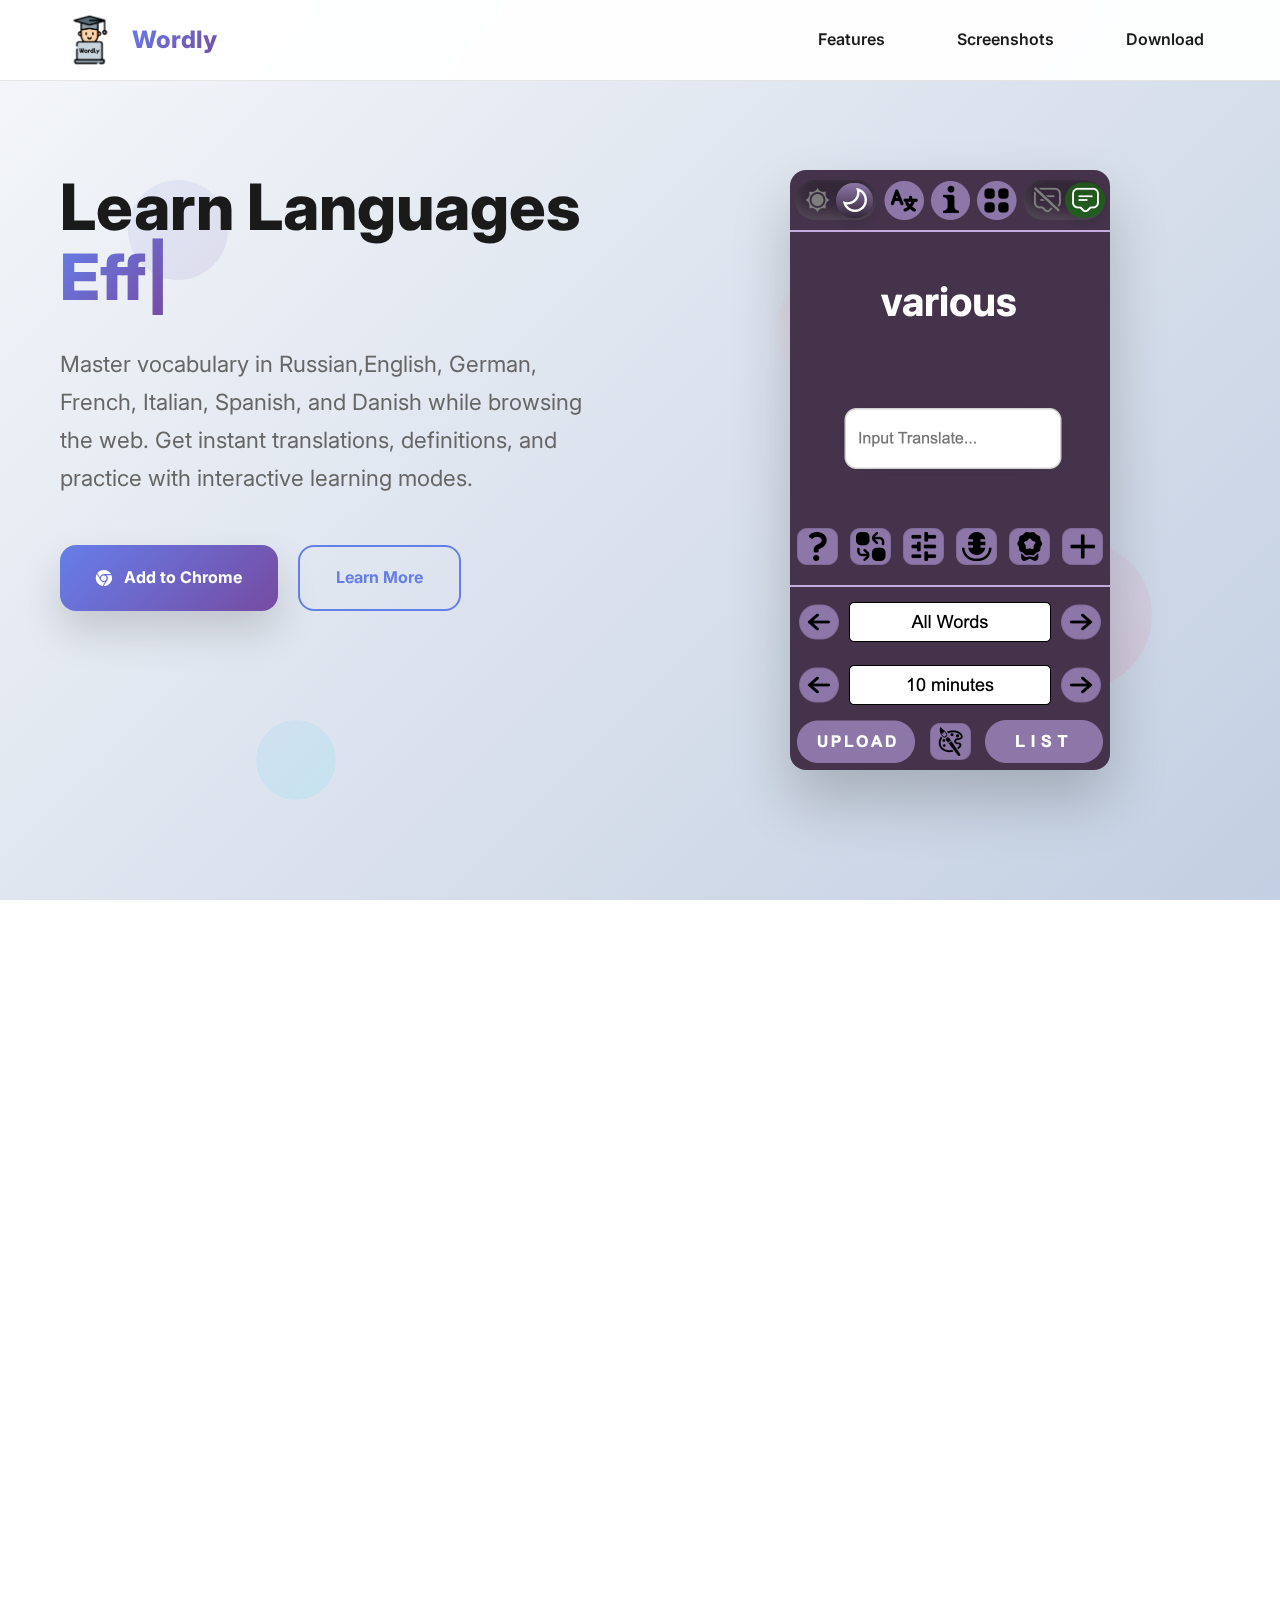
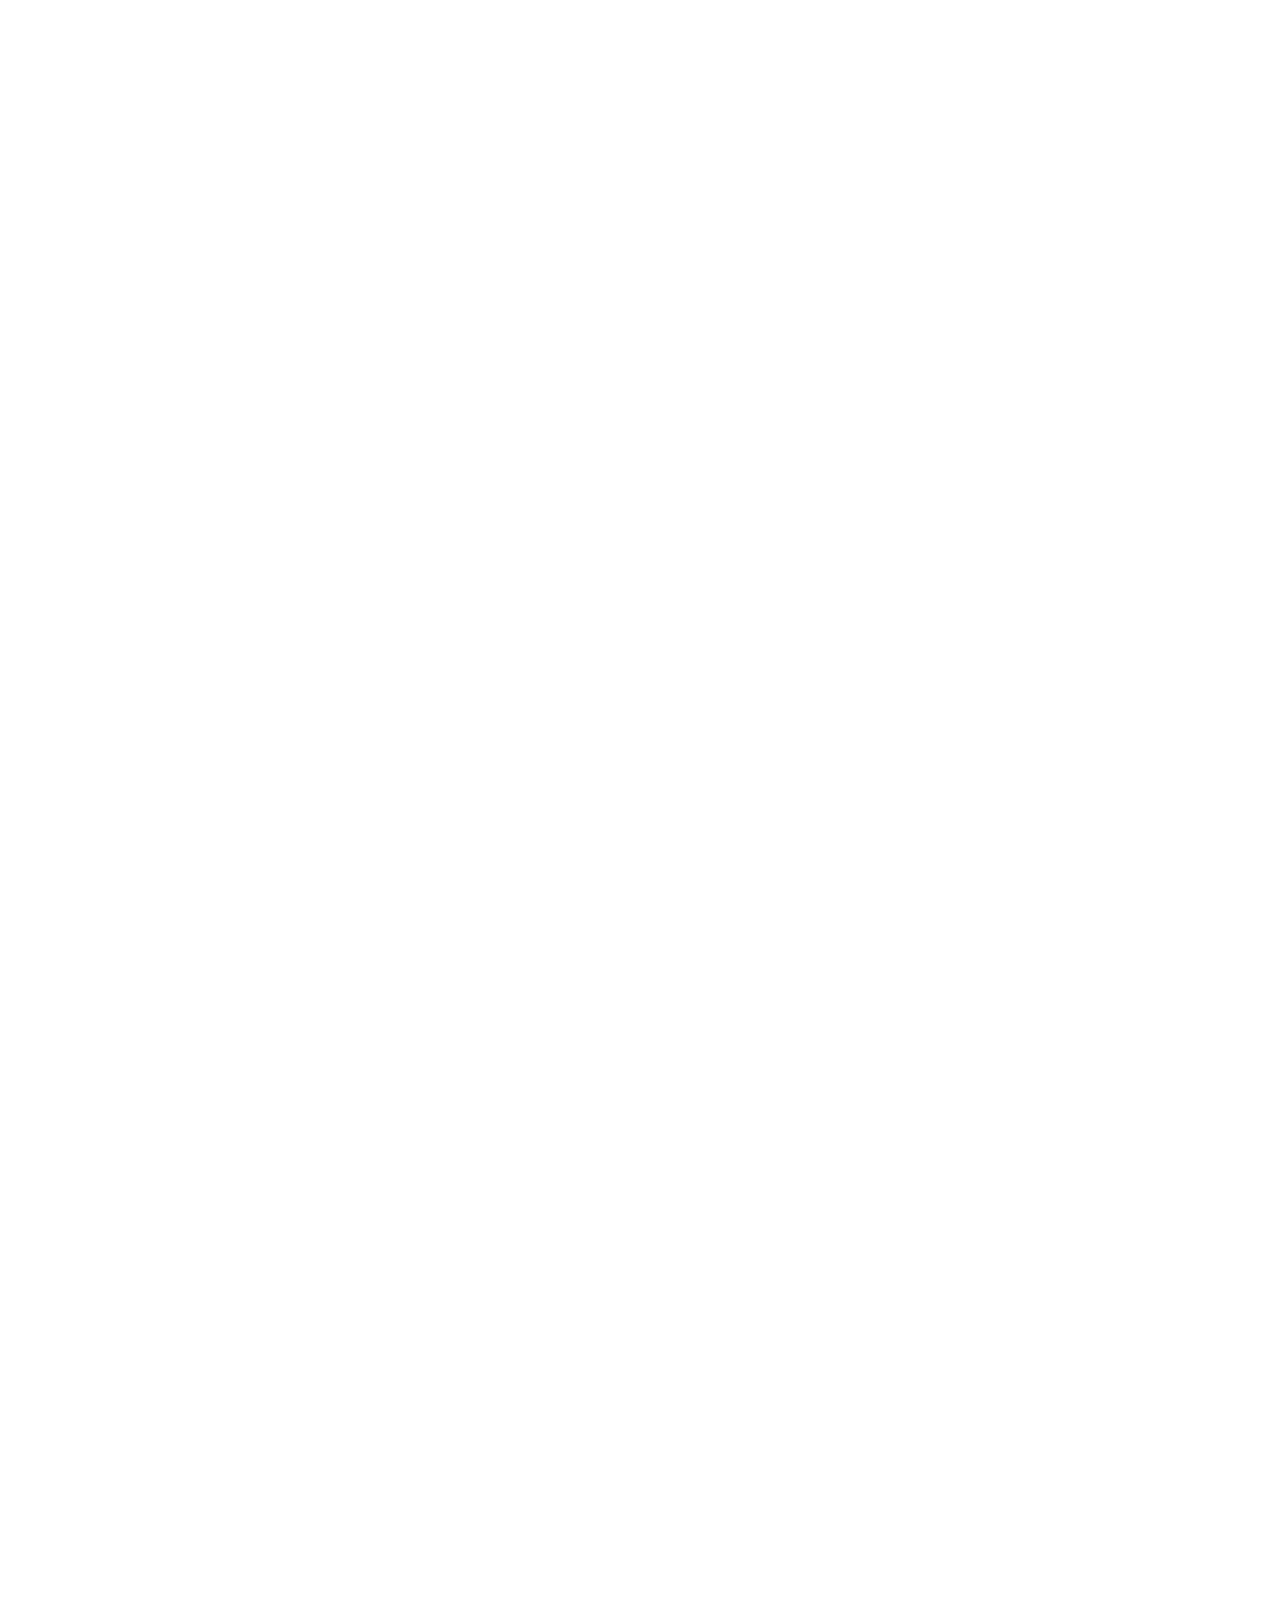
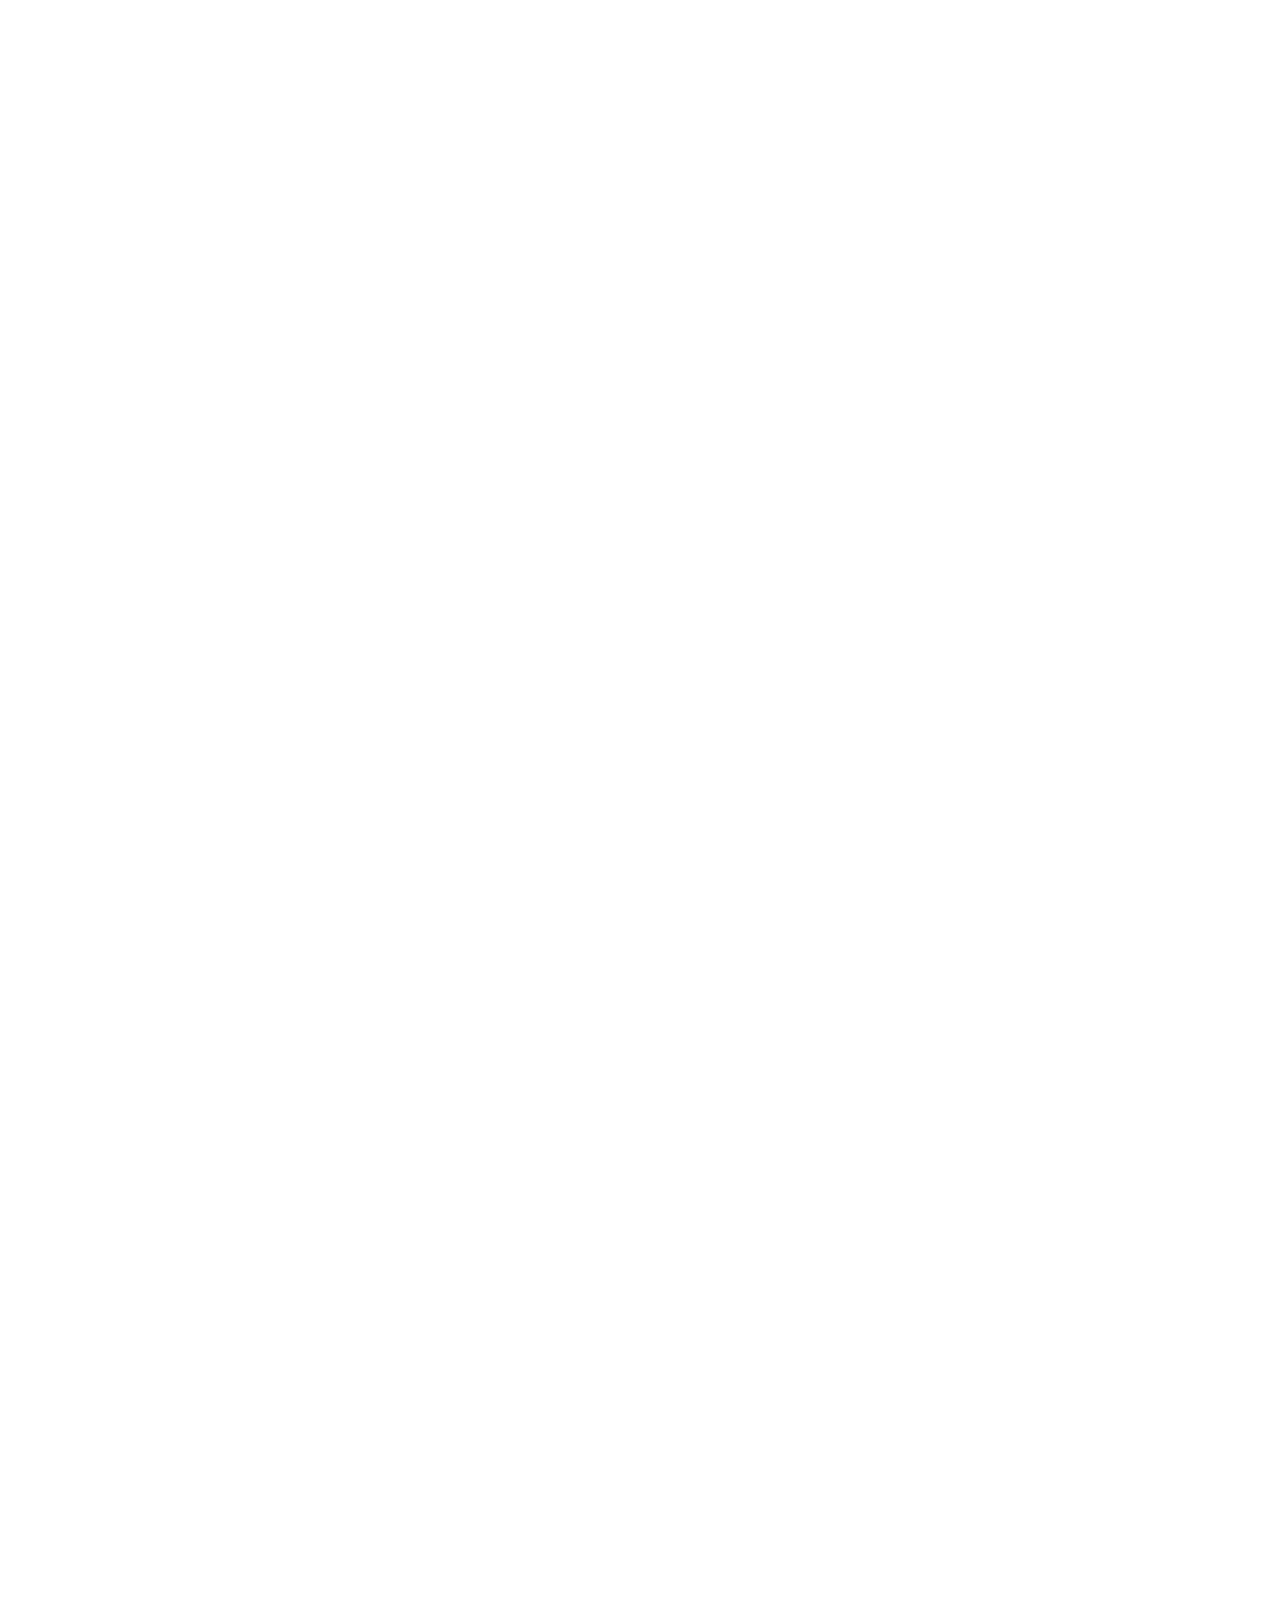
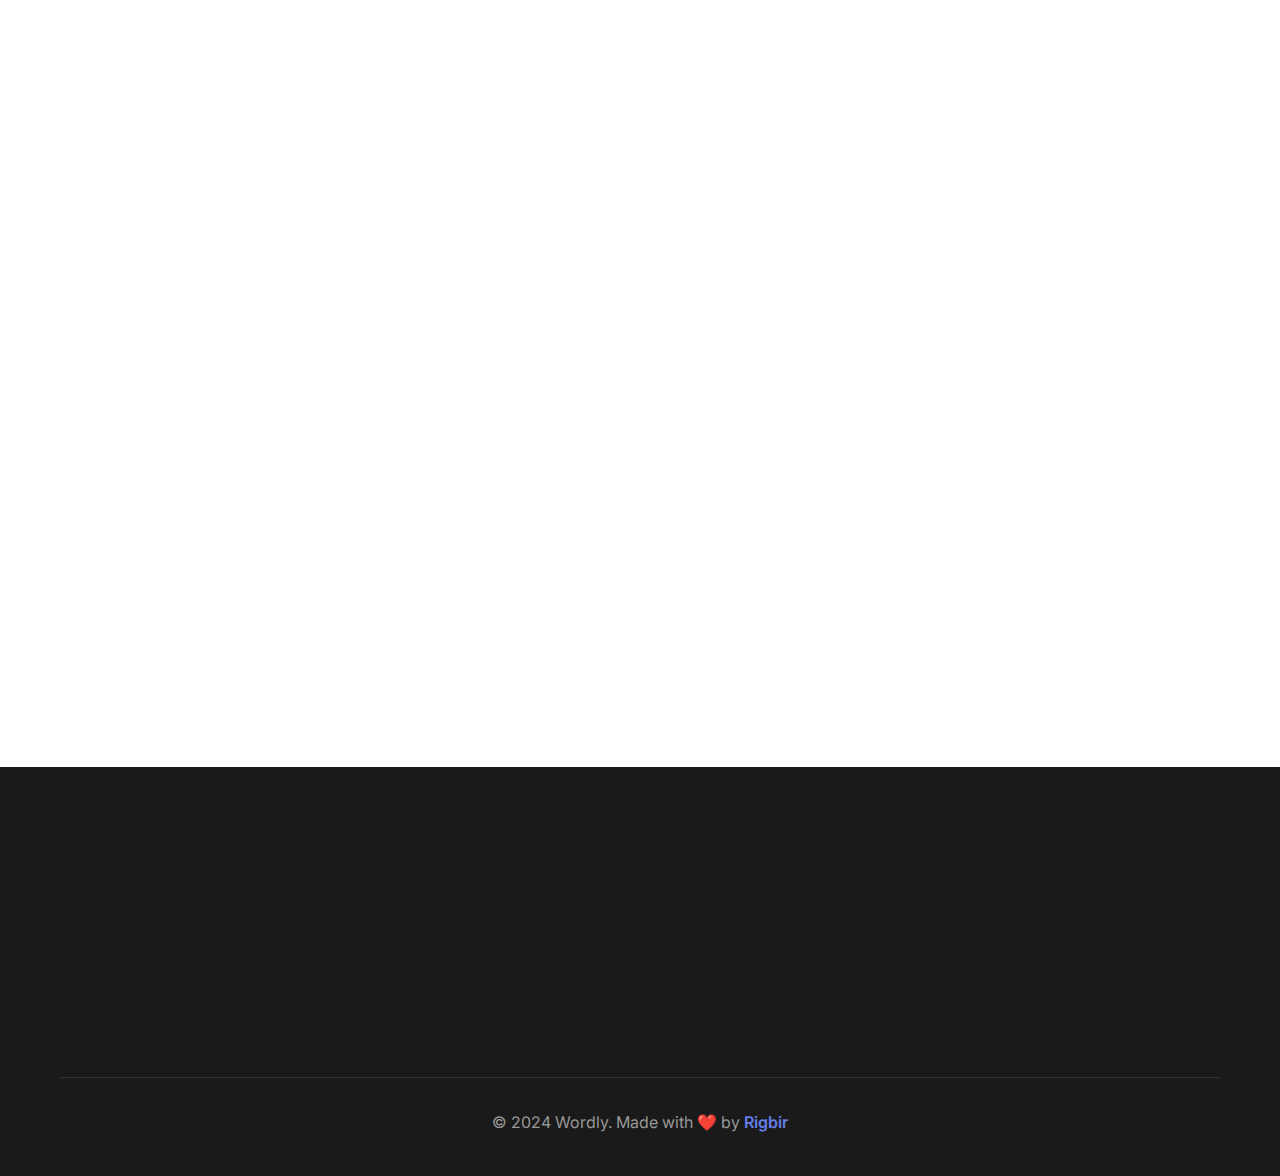
<file: LandingPage/index.html>
<!DOCTYPE html>
<html lang="en">
<head>
    <meta charset="UTF-8">
    <meta name="viewport" content="width=device-width, initial-scale=1.0">
    <title>Wordly - Learn Languages While Browsing</title>
    <link rel="stylesheet" href="style.css">
    <style>
        /* Align selection color with the rest of the site (blue highlight) */
        ::selection { background:#3b82f6; color:#fff; }
        ::-moz-selection { background:#3b82f6; color:#fff; }
    </style>
    <link href="https://fonts.googleapis.com/css2?family=Inter:wght@300;400;500;600;700;800&display=swap" rel="stylesheet">
    <link rel="stylesheet" href="https://cdnjs.cloudflare.com/ajax/libs/font-awesome/6.4.0/css/all.min.css">
    <link rel="stylesheet" href="https://unpkg.com/aos@2.3.1/dist/aos.css">
</head>
<body>
    <!-- Navigation -->
    <nav class="navbar" data-aos="fade-down" data-aos-duration="1000">
        <div class="nav-container">
            <div class="nav-logo">
                <img src="imageLanding/fav.png" alt="Wordly" class="logo-img">
                <span class="logo-text">Wordly</span>
            </div>
            <div class="nav-links">
                <a href="#features" class="nav-link">Features</a>
                <a href="#screenshots" class="nav-link">Screenshots</a>
                <a href="#download" class="nav-link">Download</a>
            </div>
            <div class="nav-toggle">
                <span></span>
                <span></span>
                <span></span>
            </div>
        </div>
    </nav>

    <!-- Hero Section -->
    <section class="hero">
        <div class="hero-bg">
            <div class="floating-shapes">
                <div class="shape shape-1"></div>
                <div class="shape shape-2"></div>
                <div class="shape shape-3"></div>
                <div class="shape shape-4"></div>
                <div class="shape shape-5"></div>
            </div>
        </div>
        <div class="hero-container">
            <div class="hero-content" data-aos="fade-right" data-aos-duration="1200">
                <h1 class="hero-title">
                    Learn Languages<br>
                    <span class="gradient-text typing-text"></span>
                </h1>
                <p class="hero-subtitle" data-aos="fade-up" data-aos-delay="300">
                    Master vocabulary in Russian,English, German, French, Italian, Spanish, and Danish while browsing the web. 
                    Get instant translations, definitions, and practice with interactive learning modes.
                </p>
                <div class="hero-buttons" data-aos="fade-up" data-aos-delay="600">
                    <a href="#download" class="btn btn-primary btn-glow">
                        <i class="fab fa-chrome"></i>
                        <span>Add to Chrome</span>
                        <div class="btn-particles"></div>
                    </a>
                    <a href="#features" class="btn btn-secondary btn-outline">
                        <span>Learn More</span>
                        <div class="btn-border"></div>
                    </a>
                </div>
                <div class="hero-stats" data-aos="fade-up" data-aos-delay="900" style="cursor: default;">
                    <div class="stat">
                        <span class="stat-number">7</span>
                        <span class="stat-label">Languages</span>
                    </div>
                    <div class="stat">
                        <span class="stat-number">∞</span>
                        <span class="stat-label">Words to Learn</span>
                    </div>
                    <div class="stat">
                        <span class="stat-number">100%</span>
                        <span class="stat-label">Free</span>
                    </div>
                </div>
            </div>
            <div class="hero-image" data-aos="fade-left" data-aos-duration="1200">
                <div class="hero-screenshot">
                    <img src="imageLanding/top.png" alt="Extension Interface" class="main-screenshot">
                </div>
            </div>
        </div>
    </section>

    <!-- Features Section -->
    <section id="features" class="features">
        <div class="container">
            <div class="section-header" data-aos="fade-up">
                <h2>Why Choose Wordly?</h2>
                <p>Everything you need to learn languages effectively</p>
                <div class="header-decoration">
                    <div class="decoration-line"></div>
                    <div class="decoration-dot"></div>
                    <div class="decoration-line"></div>
                </div>
            </div>
            <div class="features-grid">
                <div class="feature-card" data-aos="zoom-in" data-aos-delay="100">
                    <div class="feature-icon">
                        <i class="fas fa-brain"></i>
                    </div>
                    <h3>Smart Learning</h3>
                    <p>Adaptive repetition system that helps you remember words through intelligent scheduling.</p>
                </div>
                <div class="feature-card" data-aos="zoom-in" data-aos-delay="200">
                    <div class="feature-icon">
                        <i class="fas fa-palette"></i>
                    </div>
                    <h3>Beautiful Themes</h3>
                    <p>Choose from multiple themes to match your style and make learning more enjoyable.</p>
                </div>
                <div class="feature-card" data-aos="zoom-in" data-aos-delay="300">
                    <div class="feature-icon">
                        <i class="fas fa-gamepad"></i>
                    </div>
                    <h3>6 Learning Modes</h3>
                    <p>From phonetic practice to time challenges, find the perfect way to learn any language.</p>
                </div>
                <div class="feature-card" data-aos="zoom-in" data-aos-delay="400">
                    <div class="feature-icon">
                        <i class="fas fa-volume-up"></i>
                    </div>
                    <h3>Audio Support</h3>
                    <p>Listen to correct pronunciations and practice your speaking skills.</p>
                </div>
                <div class="feature-card" data-aos="zoom-in" data-aos-delay="500">
                    <div class="feature-icon">
                        <i class="fas fa-bell"></i>
                    </div>
                    <h3>Smart Notifications</h3>
                    <p>Get reminded to practice at your preferred times without interrupting your workflow.</p>
                </div>
                <div class="feature-card" data-aos="zoom-in" data-aos-delay="600">
                    <div class="feature-icon">
                        <i class="fas fa-chart-line"></i>
                    </div>
                    <h3>Progress Tracking</h3>
                    <p>Monitor your learning progress and see how many words you've mastered.</p>
                </div>
            </div>
        </div>
    </section>

    <!-- Screenshots Section -->
    <section id="screenshots" class="screenshots">
        <div class="container">
            <div class="section-header" data-aos="fade-up">
                <h2>See It in Action</h2>
                <p>Beautiful interface designed for effective language learning</p>
                <div class="header-decoration">
                    <div class="decoration-line"></div>
                    <div class="decoration-dot"></div>
                    <div class="decoration-line"></div>
                </div>
            </div>
            <div class="screenshots-grid">
                <div class="screenshot-card" data-aos="flip-left" data-aos-delay="100">
                    <div class="screenshot-image">
                        <img src="imageLanding/interface.jpg" alt="Main Interface">
                    </div>
                    <div class="screenshot-info">
                        <h4>Clean & Intuitive</h4>
                        <p>Easy-to-use interface that doesn't distract from your browsing.</p>
                    </div>
                </div>
                <div class="screenshot-card" data-aos="flip-left" data-aos-delay="200">
                    <div class="screenshot-image">
                        <img src="imageLanding/mode.png" alt="Learning Modes">
                    </div>
                    <div class="screenshot-info">
                        <h4>Multiple Modes</h4>
                        <p>Choose from different learning styles to match your preferences.</p>
                    </div>
                </div>
                <div class="screenshot-card" data-aos="flip-left" data-aos-delay="300">
                    <div class="screenshot-image">
                        <img src="imageLanding/achiv.png" alt="Progress View">
                    </div>
                    <div class="screenshot-info">
                        <h4>Track Progress</h4>
                        <p>See your learning journey and celebrate your achievements.</p>
                    </div>
                </div>
            </div>
        </div>
    </section>

    <!-- Theme Showcase Section -->
    <section class="themes">
        <div class="container">
            <div class="section-header" data-aos="fade-up">
                <h2>Supported Languages</h2>
                <p>Master vocabulary in 7 popular European languages</p>
                <div class="header-decoration">
                    <div class="decoration-line"></div>
                    <div class="decoration-dot"></div>
                    <div class="decoration-line"></div>
                </div>
            </div>
            <div class="themes-grid">
                <div class="theme-card" data-aos="zoom-in" data-aos-delay="100">
                    <div class="theme-image">
                        <img src="imageLanding/russkiy.png" alt="Russian">
                    </div>
                    <div class="theme-info">
                        <h4>🇷🇺 Russian</h4>
                        <p>Most popular language in Russia</p>
                    </div>
                </div>
                <div class="theme-card" data-aos="zoom-in" data-aos-delay="100">
                    <div class="theme-image">
                        <img src="imageLanding/english.png" alt="English">
                    </div>
                    <div class="theme-info">
                        <h4>🇬🇧 English</h4>
                        <p>Most popular language worldwide</p>
                    </div>
                </div>
                <div class="theme-card" data-aos="zoom-in" data-aos-delay="200">
                    <div class="theme-image">
                        <img src="imageLanding/german.png" alt="German">
                    </div>
                    <div class="theme-info">
                        <h4>🇩🇪 German</h4>
                        <p>Language of business and innovation</p>
                    </div>
                </div>
                <div class="theme-card" data-aos="zoom-in" data-aos-delay="300">
                    <div class="theme-image">
                        <img src="imageLanding/french.png" alt="French">
                    </div>
                    <div class="theme-info">
                        <h4>🇫🇷 French</h4>
                        <p>Language of culture and diplomacy</p>
                    </div>
                </div>
                <div class="theme-card" data-aos="zoom-in" data-aos-delay="400">
                    <div class="theme-image">
                        <img src="imageLanding/italian.png" alt="Italian">
                    </div>
                    <div class="theme-info">
                        <h4>🇮🇹 Italian</h4>
                        <p>Language of art and romance</p>
                    </div>
                </div>
                <div class="theme-card" data-aos="zoom-in" data-aos-delay="500">
                    <div class="theme-image">
                        <img src="imageLanding/spanish.png" alt="Spanish">
                    </div>
                    <div class="theme-info">
                        <h4>🇪🇸 Spanish</h4>
                        <p>Language of passion and connection</p>
                    </div>
                </div>
                <div class="theme-card" data-aos="zoom-in" data-aos-delay="600">
                    <div class="theme-image">
                        <img src="imageLanding/danish.png" alt="Danish">
                    </div>
                    <div class="theme-info">
                        <h4>🇩🇰 Danish</h4>
                        <p>Language of Nordic heritage</p>
                    </div>
                </div>
            </div>
        </div>
    </section>

    <!-- Download Section -->
    <section id="download" class="download">
        <div class="download-bg">
            <div class="particles"></div>
        </div>
        <div class="container">
            <div class="download-content" data-aos="zoom-in">
                <h2>Ready to Start Learning?</h2>
                <p>Join thousands of users who are already improving their language skills with our extension.</p>
                <div class="download-buttons">
                    <a href="https://chromewebstore.google.com/detail/english-helper/omnmhbbfdkcaglkikjcijapgcabifikp" class="btn btn-primary btn-large btn-glow">
                        <i class="fab fa-chrome"></i>
                        <span>Add to Chrome - It's Free!</span>
                        <div class="btn-particles"></div>
                    </a>
                </div>
                <div class="download-info" style="cursor: default;">
                    <div class="info-item" data-aos="fade-up" data-aos-delay="100">
                        <i class="fas fa-shield-alt"></i>
                        <span>No personal data collected</span>
                    </div>
                    <div class="info-item" data-aos="fade-up" data-aos-delay="200">
                        <i class="fas fa-download"></i>
                        <span>Instant installation</span>
                    </div>
                    <div class="info-item" data-aos="fade-up" data-aos-delay="300">
                        <i class="fas fa-sync"></i>
                        <span>Works offline</span>
                    </div>
                </div>
            </div>
        </div>
    </section>

    <!-- Footer -->
    <footer class="footer">
        <div class="container">
            <div class="footer-content">
                <div class="footer-section" data-aos="fade-right">
                    <div class="footer-logo">
                        <img src="imageLanding/fav.png" alt="Wordly" class="logo-img">
                        <span class="logo-text">Wordly</span>
                    </div>
                    <p>Making language learning accessible and enjoyable for everyone.</p>
                </div>
                <div class="footer-section" data-aos="fade-up">
                    <h4>Links</h4>
                    <a href="https://github.com/Rigbir/Extension">GitHub</a>
                    <a href="https://github.com/Rigbir/Extension/issues">Support</a>
                    <a href="mailto:brezinmaratextension@gmail.com">Contact</a>
                </div>
                <div class="footer-section" data-aos="fade-left">
                    <h4>Legal</h4>
                    <a href="LICENSE">License</a>
                    <a href="#">Privacy Policy</a>
                    <a href="#">Terms of Service</a>
                </div>
            </div>
            <div class="footer-bottom">
                <p>&copy; 2024 Wordly. Made with ❤️ by <a href="https://github.com/Rigbir">Rigbir</a></p>
            </div>
        </div>
    </footer>

    <script src="https://unpkg.com/aos@2.3.1/dist/aos.js"></script>
    <script src="script.js"></script>
</body>
</html>
</file>
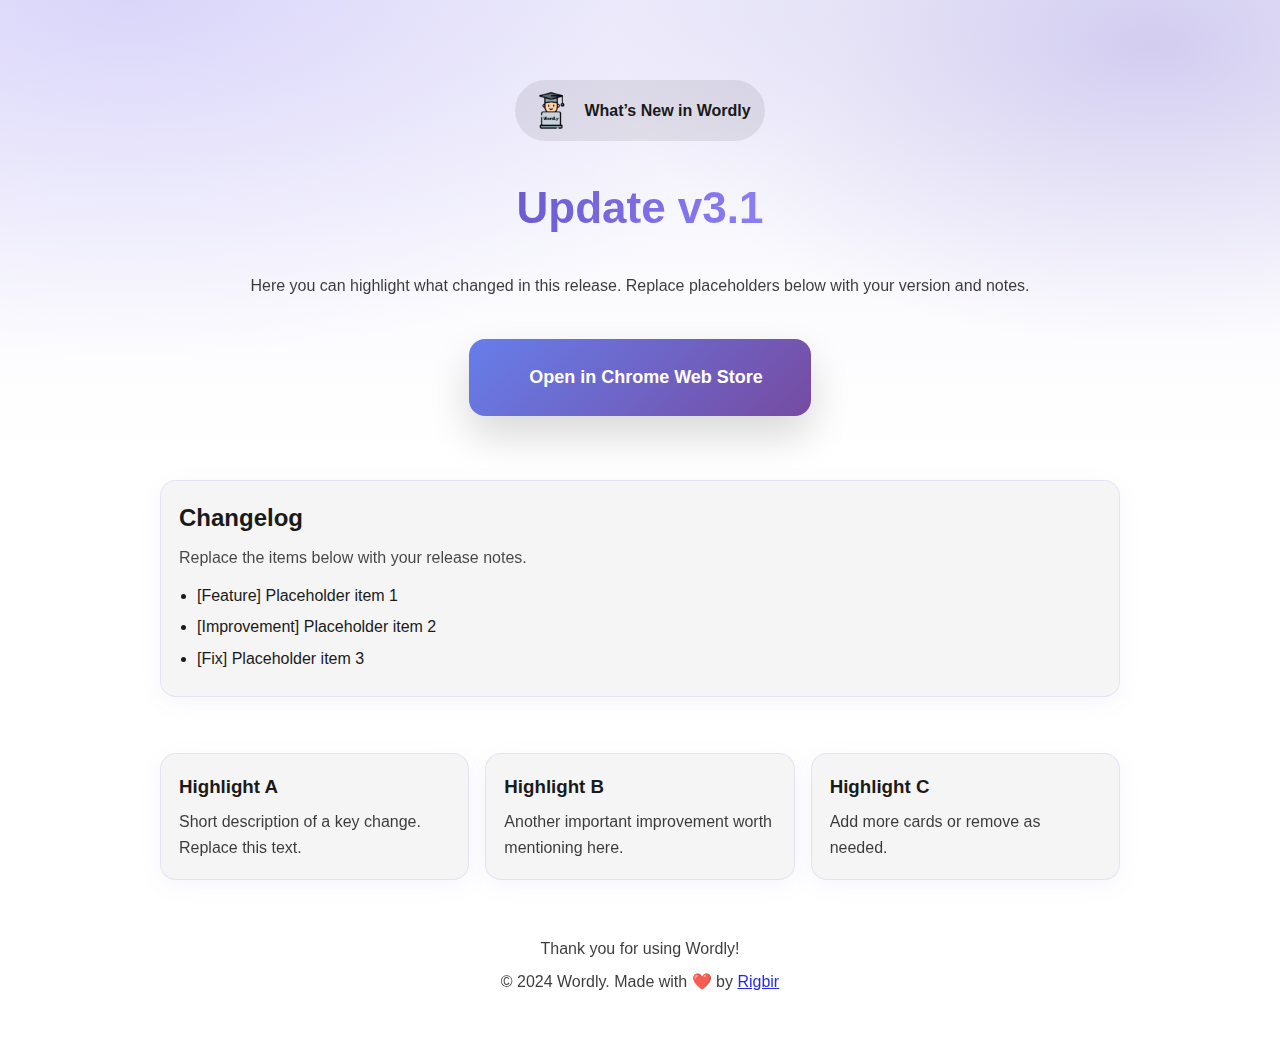
<file: LandingPage/update.html>
<!DOCTYPE html>
<html lang="en">
<head>
    <meta charset="UTF-8" />
    <meta name="viewport" content="width=device-width, initial-scale=1.0" />
    <title>Wordly – What’s New</title>
    <link rel="icon" href="./imageLanding/fav.png" />
    <link rel="stylesheet" href="./style.css" />
    <style>
        /* Minor page-specific tweaks layered over LandingPage/style.css */
        :root{
            --wn-purple:#6d5bd0;
            --wn-purple-2:#8b7ff6;
            --wn-muted: rgba(0,0,0,.08);
        }
        .wn-hero {
            position: relative;
            display: grid;
            grid-template-columns: 1fr;
            gap: 24px;
            align-items: center;
            justify-items: center;
            padding: 80px 20px 36px;
            text-align: center;
            background:
                radial-gradient(1200px 600px at 10% 0%, rgba(141,127,246,.25), transparent 60%),
                radial-gradient(900px 500px at 90% 10%, rgba(109,91,208,.25), transparent 60%),
                linear-gradient(180deg, rgba(109,91,208,.08), rgba(0,0,0,0));
        }
        .wn-badge { 
            display: inline-flex; 
            cursor: default;
            align-items: center; 
            gap: 10px; 
            padding: 8px 14px; 
            border-radius: 999px; 
            background: var(--wn-muted);
            font-weight: 600;
        }
        .wn-title { 
            font-size: clamp(28px, 4vw, 44px); margin: 8px 0 6px; 
            background: linear-gradient(90deg, var(--wn-purple), var(--wn-purple-2));
            -webkit-background-clip: text; background-clip: text; color: transparent;
        }
        .wn-sub { opacity: .85; max-width: 880px; margin: 0 auto; }

        .wn-section { padding: 28px 20px; max-width: 1000px; margin: 0 auto; }
        .wn-card { 
            background: rgba(0,0,0,0.04);
            border-radius: 16px; 
            padding: 18px; 
            border: 1px solid rgba(109,91,208,.12);
            box-shadow: 0 6px 24px rgba(109,91,208,.06);
        }
        .wn-grid { display: grid; grid-template-columns: repeat(auto-fit, minmax(260px, 1fr)); gap: 16px; }
        .wn-list { margin: 12px 0 0 0; padding-left: 18px; cursor: default; }
        .wn-list li { margin: 6px 0; }

        .wn-footer { text-align: center; padding: 28px 20px 60px; opacity: .85; cursor: default; }
        .wn-cta {
            display: inline-flex; 
            gap: 12px; 
            margin-top: 16px; 
            flex-wrap: wrap;
            position: relative;
            z-index: 2; /* ensure above any decorative layers */
        }
        /* keep legacy wn-btn styles unused now; buttons reuse LandingPage/style.css classes */
    </style>
</head>
<body>
    <!-- Top visual echoing Landing look -->
    <header class="wn-hero">
        <div class="wn-badge">
            <img src="./imageLanding/fav.png" alt="" width="45" height="45" draggable="false" style="border-radius:4px;" />
            What’s New in Wordly
        </div>
        <h1 class="wn-title">Update <span id="wn-version">vX.Y.Z</span></h1>
        <p class="wn-sub">Here you can highlight what changed in this release. Replace placeholders below with your version and notes.</p>
        <div class="wn-cta">
            <a id="wn-store-link" href="https://chromewebstore.google.com/detail/english-helper/omnmhbbfdkcaglkikjcijapgcabifikp" class="btn btn-primary btn-large btn-glow" rel="noopener" target="_blank">
                <i class="fab fa-chrome"></i>
                <span>Open in Chrome Web Store</span>
                <div class="btn-particles"></div>
            </a>
        </div>
    </header>

    <main>
        <!-- Changelog section -->
        <section class="wn-section">
            <div class="wn-card">
                <h2 style="margin:0 0 8px">Changelog</h2>
                <p style="opacity:.8; margin:0 0 10px">Replace the items below with your release notes.</p>
                <ul class="wn-list" id="wn-changelog">
                    <li>[Feature] Placeholder item 1</li>
                    <li>[Improvement] Placeholder item 2</li>
                    <li>[Fix] Placeholder item 3</li>
                </ul>
            </div>
        </section>

        <!-- Highlights grid -->
        <section class="wn-section">
            <div class="wn-grid">
                <div class="wn-card">
                    <h3 style="margin:0 0 8px">Highlight A</h3>
                    <p class="wn-sub" style="margin:0">Short description of a key change. Replace this text.</p>
                </div>
                <div class="wn-card">
                    <h3 style="margin:0 0 8px">Highlight B</h3>
                    <p class="wn-sub" style="margin:0">Another important improvement worth mentioning here.</p>
                </div>
                <div class="wn-card">
                    <h3 style="margin:0 0 8px">Highlight C</h3>
                    <p class="wn-sub" style="margin:0">Add more cards or remove as needed.</p>
                </div>
            </div>
        </section>
    </main>

    <footer class="wn-footer">
        <div>Thank you for using Wordly!</div>
        <div style="margin-top:8px;">        
            <p>&copy; 2024 Wordly. Made with ❤️ by <a href="https://github.com/Rigbir">Rigbir</a></p>
        </div>
    </footer>

    <script>
        // Optional: auto-fill version from manifest if available
        try {
            fetch('../manifest.json')
                .then(r => r.ok ? r.json() : null)
                .then(m => { if (m && m.version) document.getElementById('wn-version').textContent = 'v' + m.version; });
            // Set Chrome Web Store link only if href is not predefined
            try {
                const a = document.getElementById('wn-store-link');
                if (a) {
                    const current = a.getAttribute('href');
                    if (!current || current === '#') {
                        const id = chrome?.runtime?.id;
                        const url = id ? `https://chromewebstore.google.com/detail/${id}` : 'https://chromewebstore.google.com/';
                        a.setAttribute('href', url);
                    }
                }
            } catch(e) { /* noop */ }
        } catch (e) { /* noop */ }
    </script>
</body>
</html>
</file>
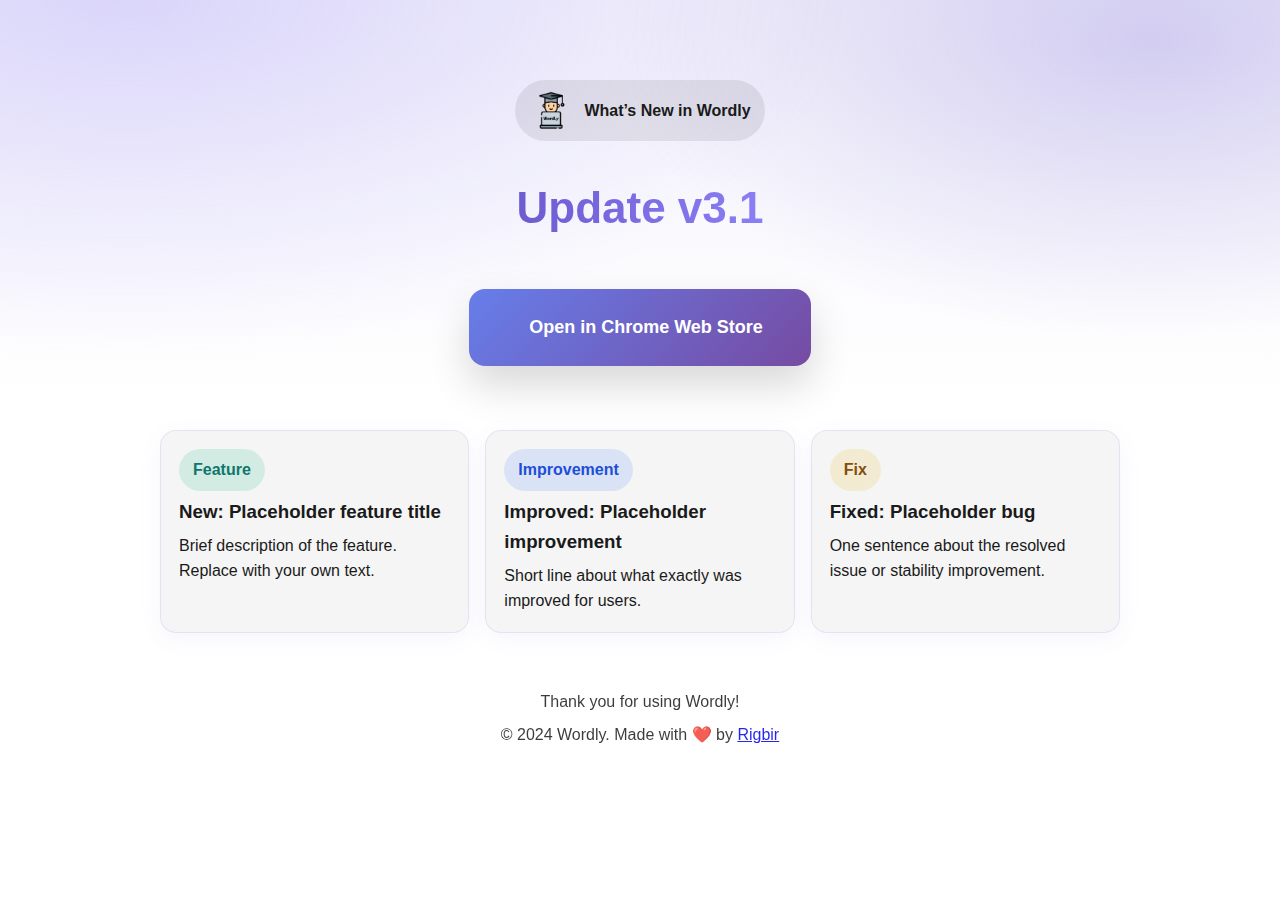
<file: UpdatePage/update.html>
<!DOCTYPE html>
<html lang="en">
<head>
    <meta charset="UTF-8" />
    <meta name="viewport" content="width=device-width, initial-scale=1.0" />
    <title>Wordly – What’s New</title>
    <link rel="icon" href="../LandingPage/imageLanding/fav.png" />
    <link rel="stylesheet" href="../LandingPage/style.css" />
    <style>
        /* Minor page-specific tweaks layered over LandingPage/style.css */
        :root{
            --wn-purple:#6d5bd0;
            --wn-purple-2:#8b7ff6;
            --wn-muted: rgba(0,0,0,.08);
        }
        ::selection { background:#3b82f6; color:#fff; }
        ::-moz-selection { background:#3b82f6; color:#fff; }
        .wn-hero {
            position: relative;
            display: grid;
            grid-template-columns: 1fr;
            gap: 24px;
            align-items: center;
            justify-items: center;
            padding: 80px 20px 36px;
            text-align: center;
            background:
                radial-gradient(1200px 600px at 10% 0%, rgba(141,127,246,.25), transparent 60%),
                radial-gradient(900px 500px at 90% 10%, rgba(109,91,208,.25), transparent 60%),
                linear-gradient(180deg, rgba(109,91,208,.08), rgba(0,0,0,0));
        }
        .wn-badge { 
            display: inline-flex; 
            cursor: default;
            align-items: center; 
            gap: 10px; 
            padding: 8px 14px; 
            border-radius: 999px; 
            background: var(--wn-muted);
            font-weight: 600;
        }
        .wn-title { 
            font-size: clamp(28px, 4vw, 44px); margin: 8px 0 6px; 
            background: linear-gradient(90deg, var(--wn-purple), var(--wn-purple-2));
            -webkit-background-clip: text; background-clip: text; color: transparent;
        }
        .wn-sub { opacity: .85; max-width: 880px; margin: 0 auto; }

        .wn-section { padding: 28px 20px; max-width: 1000px; margin: 0 auto; }
        .wn-card { 
            background: rgba(0,0,0,0.04);
            border-radius: 16px; 
            padding: 18px; 
            border: 1px solid rgba(109,91,208,.12);
            box-shadow: 0 6px 24px rgba(109,91,208,.06);
            position: relative;
            overflow: hidden;
            transition: transform .25s ease, box-shadow .25s ease, border-color .25s ease, background-color .25s ease;
        }
        /* Glow aura */
        .wn-card::after {
            content: "";
            position: absolute;
            inset: -1px;
            border-radius: inherit;
            pointer-events: none;
            background: radial-gradient(600px 200px at 10% -10%, rgba(141,127,246,.18), transparent 40%),
                        radial-gradient(500px 200px at 110% 110%, rgba(109,91,208,.18), transparent 40%);
            opacity: 0;
            transition: opacity .25s ease;
        }
        /* Sheen sweep */
        .wn-card::before {
            content: "";
            position: absolute;
            top: 0; left: -60%;
            width: 40%; height: 100%;
            background: linear-gradient(90deg, transparent, rgba(255,255,255,.15), transparent);
            transform: skewX(-15deg);
            opacity: 0; pointer-events: none;
        }
        .wn-card:hover {
            transform: translateY(-4px);
            background: rgba(0,0,0,0.045);
            border-color: rgba(109,91,208,.35);
            box-shadow: 0 12px 30px rgba(109,91,208,.16);
        }
        .wn-card:hover::after { opacity: 1; }
        .wn-card:hover::before {
            animation: wn-sheen 900ms ease;
            opacity: 1;
        }
        @keyframes wn-sheen {
            0% { left: -60%; opacity: 0; }
            10% { opacity: 1; }
            100% { left: 120%; opacity: 0; }
        }
        /* Accessibility: reduce motion */
        @media (prefers-reduced-motion: reduce) {
            .wn-card, .wn-card::after { transition: none; }
            .wn-card:hover { transform: none; }
            .wn-card:hover::before { animation: none; opacity: 0; }
        }
        .wn-grid { display: grid; grid-template-columns: repeat(auto-fit, minmax(260px, 1fr)); gap: 16px; }
        .wn-list { margin: 12px 0 0 0; padding-left: 18px; cursor: default; }
        .wn-list li { margin: 6px 0; }

        .wn-footer { text-align: center; padding: 28px 20px 60px; opacity: .85; cursor: default; }
        .wn-cta {
            display: inline-flex; 
            gap: 12px; 
            margin-top: 16px; 
            flex-wrap: wrap;
            position: relative;
            z-index: 2; /* ensure above any decorative layers */
        }
        /* keep legacy wn-btn styles unused now; buttons reuse LandingPage/style.css classes */
    </style>
</head>
<body>
    <!-- Top visual echoing Landing look -->
    <header class="wn-hero">
        <div class="wn-badge">
            <img src="../LandingPage/imageLanding/fav.png" alt="" width="45" height="45" draggable="false" style="border-radius:4px;" />
            What’s New in Wordly
        </div>
        <h1 class="wn-title">Update <span id="wn-version">vX.Y.Z</span></h1>
        <div class="wn-cta">
            <a id="wn-store-link" href="https://chromewebstore.google.com/detail/english-helper/omnmhbbfdkcaglkikjcijapgcabifikp" class="btn btn-primary btn-large btn-glow" rel="noopener" target="_blank">
                <i class="fab fa-chrome"></i>
                <span>Open in Chrome Web Store</span>
                <div class="btn-particles"></div>
            </a>
        </div>
    </header>

    <main>
        <!-- Unified Update Cards -->
        <section class="wn-section">
            <div class="wn-grid" id="wn-cards">
                <div class="wn-card">
                    <div style="display:inline-flex;gap:8px;align-items:center;margin-bottom:6px;">
                        <span class="wn-badge" style="background:rgba(16,185,129,.15);color:#0f766e;">Feature</span>
                    </div>
                    <h3 style="margin:0 0 6px" class="wn-card-title">New: Placeholder feature title</h3>
                    <p>Brief description of the feature. Replace with your own text.</p>
                </div>
                <div class="wn-card">
                    <div style="display:inline-flex;gap:8px;align-items:center;margin-bottom:6px;">
                        <span class="wn-badge" style="background:rgba(59,130,246,.15);color:#1d4ed8;">Improvement</span>
                    </div>
                    <h3 style="margin:0 0 6px" class="wn-card-title">Improved: Placeholder improvement</h3>
                    <p>Short line about what exactly was improved for users.</p>
                </div>
                <div class="wn-card">
                    <div style="display:inline-flex;gap:8px;align-items:center;margin-bottom:6px;">
                        <span class="wn-badge" style="background:rgba(234,179,8,.15);color:#854d0e;">Fix</span>
                    </div>
                    <h3 style="margin:0 0 6px" class="wn-card-title">Fixed: Placeholder bug</h3>
                    <p>One sentence about the resolved issue or stability improvement.</p>
                </div>
            </div>
        </section>
    </main>

    <footer class="wn-footer">
        <div>Thank you for using Wordly!</div>
        <div style="margin-top:8px;">        
            <p>&copy; 2024 Wordly. Made with ❤️ by <a href="https://github.com/Rigbir">Rigbir</a></p>
        </div>
    </footer>

    <script>
        // Optional: auto-fill version from manifest if available
        try {
            fetch('../manifest.json')
                .then(r => r.ok ? r.json() : null)
                .then(m => { if (m && m.version) document.getElementById('wn-version').textContent = 'v' + m.version; });
            // Set Chrome Web Store link only if href is not predefined
            try {
                const a = document.getElementById('wn-store-link');
                if (a) {
                    const current = a.getAttribute('href');
                    if (!current || current === '#') {
                        const id = chrome?.runtime?.id;
                        const url = id ? `https://chromewebstore.google.com/detail/${id}` : 'https://chromewebstore.google.com/';
                        a.setAttribute('href', url);
                    }
                }
            } catch(e) { /* noop */ }
        } catch (e) { /* noop */ }
        
        // Sparkle particles on button click (same effect family as index.html)
        (function(){
            function createParticles(button){
                const particles = button.querySelector('.btn-particles');
                if (!particles) return;
                for (let i = 0; i < 10; i++) {
                    const particle = document.createElement('div');
                    particle.style.cssText = `position:absolute;width:4px;height:4px;background:rgba(255,255,255,.85);border-radius:50%;pointer-events:none;animation:wn-particle 1s ease-out forwards;`;
                    particle.style.left = Math.random() * 100 + '%';
                    particle.style.top = Math.random() * 100 + '%';
                    particle.style.animationDelay = (Math.random() * 0.25) + 's';
                    particles.appendChild(particle);
                    setTimeout(() => particle.remove(), 1100);
                }
            }
            const css = `@keyframes wn-particle{0%{transform:translateY(0) scale(1);opacity:1}100%{transform:translateY(-50px) scale(0);opacity:0}}`;
            const style = document.createElement('style');
            style.textContent = css;
            document.head.appendChild(style);
            document.querySelectorAll('.btn-glow').forEach(btn => {
                btn.addEventListener('click', () => createParticles(btn));
            });
        })();
    </script>
</body>
</html>
</file>
<file: LandingPage/style.css>
/* Reset and Base Styles */
* {
    margin: 0;
    padding: 0;
    box-sizing: border-box;
}

.logo-text, p, h1, h2, h3, h4, h5, h6 {
    cursor: default;
}
  
:root {
    --primary-gradient: linear-gradient(135deg, #667eea 0%, #764ba2 100%);
    --secondary-gradient: linear-gradient(135deg, #f093fb 0%, #f5576c 100%);
    --accent-gradient: linear-gradient(135deg, #4facfe 0%, #00f2fe 100%);
    --orange-gradient: linear-gradient(135deg, #ff9a9e 0%, #fecfef 50%, #fecfef 100%);
    --green-gradient: linear-gradient(135deg, #a8edea 0%, #fed6e3 100%);
    --blue-gradient: linear-gradient(135deg, #667eea 0%, #764ba2 100%);
    --purple-gradient: linear-gradient(135deg, #f093fb 0%, #f5576c 100%);
    --text-color: #1a1a1a;
    --secondary-text: #666;
    --white: #ffffff;
    --shadow-light: 0 10px 30px rgba(0, 0, 0, 0.1);
    --shadow-medium: 0 20px 40px rgba(0, 0, 0, 0.15);
    --shadow-heavy: 0 30px 60px rgba(0, 0, 0, 0.2);
    --border-radius: 16px;
    --transition: all 0.3s cubic-bezier(0.4, 0, 0.2, 1);
}

body {
    font-family: 'Inter', -apple-system, BlinkMacSystemFont, 'Segoe UI', Roboto, sans-serif;
    line-height: 1.6;
    color: var(--text-color);
    overflow-x: hidden;
    background: var(--white);
}

.container {
    max-width: 1200px;
    margin: 0 auto;
    padding: 0 20px;
}

/* Navigation */
.navbar {
    position: fixed;
    top: 0;
    width: 100%;
    background: rgba(255, 255, 255, 0.95);
    backdrop-filter: blur(20px);
    border-bottom: 1px solid rgba(0, 0, 0, 0.1);
    z-index: 1000;
    transition: var(--transition);
}

.nav-container {
    max-width: 1200px;
    margin: 0 auto;
    padding: 0 20px;
    display: flex;
    justify-content: space-between;
    align-items: center;
    height: 80px;
}

.nav-logo {
    display: flex;
    align-items: center;
    gap: 12px;
    transition: var(--transition);
}

.nav-logo:hover {
    transform: scale(1.05);
}

.logo-img {
    width: 60px;
    height: 60px;
    border-radius: 12px;
    transition: var(--transition);
}

.logo-text {
    font-size: 24px;
    font-weight: 800;
    background: var(--primary-gradient);
    -webkit-background-clip: text;
    -webkit-text-fill-color: transparent;
    background-clip: text;
}

.nav-links {
    display: flex;
    gap: 40px;
}

.nav-link {
    text-decoration: none;
    color: var(--text-color);
    font-weight: 600;
    font-size: 16px;
    position: relative;
    transition: var(--transition);
    padding: 8px 16px;
    border-radius: 8px;
}

.nav-link::before {
    content: '';
    position: absolute;
    bottom: 0;
    left: 50%;
    width: 0;
    height: 2px;
    background: var(--primary-gradient);
    transition: var(--transition);
    transform: translateX(-50%);
}

.nav-link:hover::before {
    width: 100%;
}

.nav-link:hover {
    color: #667eea;
    transform: translateY(-2px);
}

.nav-toggle {
    display: none;
    flex-direction: column;
    cursor: pointer;
    gap: 4px;
}

.nav-toggle span {
    width: 25px;
    height: 3px;
    background: var(--text-color);
    transition: var(--transition);
    border-radius: 2px;
}

/* Hero Section */
.hero {
    padding: 120px 0 80px;
    background: linear-gradient(135deg, #f5f7fa 0%, #c3cfe2 100%);
    min-height: 100vh;
    display: flex;
    align-items: center;
    position: relative;
    overflow: hidden;
}

.hero-bg {
    position: absolute;
    top: 0;
    left: 0;
    width: 100%;
    height: 100%;
    z-index: 1;
}

.floating-shapes {
    position: absolute;
    width: 100%;
    height: 100%;
}

.shape {
    position: absolute;
    border-radius: 50%;
    opacity: 0.1;
}

.shape-1 {
    width: 100px;
    height: 100px;
    top: 20%;
    left: 10%;
    background: var(--primary-gradient);
}

.shape-2 {
    width: 150px;
    height: 150px;
    top: 60%;
    right: 10%;
    background: var(--secondary-gradient);
}

.shape-3 {
    width: 80px;
    height: 80px;
    top: 80%;
    left: 20%;
    background: var(--accent-gradient);
}

.shape-4 {
    width: 120px;
    height: 120px;
    top: 30%;
    right: 30%;
    background: var(--orange-gradient);
}

.shape-5 {
    width: 90px;
    height: 90px;
    top: 70%;
    left: 60%;
    background: var(--green-gradient);
}

.hero-container {
    max-width: 1200px;
    margin: 0 auto;
    padding: 0 20px;
    display: grid;
    grid-template-columns: 1fr 1fr;
    gap: 80px;
    align-items: center;
    position: relative;
    z-index: 2;
}

.hero-title {
    font-size: 4rem;
    font-weight: 800;
    line-height: 1.1;
    margin-bottom: 32px;
    color: var(--text-color);
}

.gradient-text {
    background: var(--primary-gradient);
    -webkit-background-clip: text;
    -webkit-text-fill-color: transparent;
    background-clip: text;
    position: relative;
}

.typing-text::after {
    content: '|';
    animation: blink 1s infinite;
}

@keyframes blink {
    0%, 50% { opacity: 1; }
    51%, 100% { opacity: 0; }
}

.hero-subtitle {
    font-size: 1.4rem;
    color: var(--secondary-text);
    margin-bottom: 48px;
    line-height: 1.7;
}

.hero-buttons {
    display: flex;
    gap: 20px;
    margin-bottom: 60px;
}

.btn {
    display: inline-flex;
    align-items: center;
    gap: 12px;
    padding: 18px 36px;
    border-radius: var(--border-radius);
    text-decoration: none;
    font-weight: 700;
    font-size: 16px;
    transition: var(--transition);
    border: none;
    cursor: pointer;
    position: relative;
    overflow: hidden;
}

.btn-primary {
    background: var(--primary-gradient);
    color: var(--white);
    box-shadow: var(--shadow-medium);
}

.btn-primary:hover {
    transform: translateY(-3px);
    box-shadow: var(--shadow-heavy);
}

.btn-glow {
    position: relative;
}

.btn-glow::before {
    content: '';
    position: absolute;
    top: 0;
    left: -100%;
    width: 100%;
    height: 100%;
    background: linear-gradient(90deg, transparent, rgba(255,255,255,0.3), transparent);
    transition: left 0.5s;
}

.btn-glow:hover::before {
    left: 100%;
}

.btn-particles {
    position: absolute;
    top: 0;
    left: 0;
    width: 100%;
    height: 100%;
    pointer-events: none;
}

.btn-secondary {
    background: transparent;
    color: #667eea;
    border: 2px solid #667eea;
    position: relative;
}

.btn-outline {
    position: relative;
}

.btn-border {
    position: absolute;
    top: 0;
    left: 0;
    width: 100%;
    height: 100%;
    border: 2px solid transparent;
    border-radius: var(--border-radius);
    background: linear-gradient(45deg, #667eea, #764ba2) border-box;
    -webkit-mask: linear-gradient(#fff 0 0) padding-box, linear-gradient(#fff 0 0);
    -webkit-mask-composite: destination-out;
    mask-composite: exclude;
    opacity: 0;
    transition: var(--transition);
}

.btn-secondary:hover .btn-border {
    opacity: 1;
}

.btn-secondary:hover {
    background: var(--primary-gradient);
    color: var(--white);
    transform: translateY(-3px);
}

.btn-large {
    padding: 24px 48px;
    font-size: 18px;
}

.hero-stats {
    display: flex;
    gap: 60px;
}

.stat {
    text-align: center;
    transition: var(--transition);
}

.stat:hover {
    transform: translateY(-5px);
}

.stat-number {
    display: block;
    font-size: 2.5rem;
    font-weight: 800;
    color: #667eea;
    margin-bottom: 8px;
}

.stat-label {
    font-size: 1rem;
    color: var(--secondary-text);
    font-weight: 600;
}

.hero-image {
    display: flex;
    justify-content: center;
    align-items: center;
}

.hero-screenshot {
    position: relative;
    width: 320px;
    height: 600px;
    border-radius: var(--border-radius);
    overflow: hidden;
    box-shadow: var(--shadow-heavy);
    transition: var(--transition);
}

.hero-screenshot:hover {
    transform: scale(1.02);
}

.main-screenshot {
    width: 100%;
    height: 100%;
    object-fit: cover;
    transition: var(--transition);
}

/* Features Section */
.features {
    padding: 120px 0;
    background: var(--white);
}

.section-header {
    text-align: center;
    margin-bottom: 100px;
}

.section-header h2 {
    font-size: 3rem;
    font-weight: 800;
    margin-bottom: 24px;
    color: var(--text-color);
}

.section-header p {
    font-size: 1.3rem;
    color: var(--secondary-text);
    max-width: 600px;
    margin: 0 auto 32px;
}

.header-decoration {
    display: flex;
    align-items: center;
    justify-content: center;
    gap: 16px;
}

.decoration-line {
    width: 60px;
    height: 3px;
    background: var(--primary-gradient);
    border-radius: 2px;
}

.decoration-dot {
    width: 12px;
    height: 12px;
    background: var(--primary-gradient);
    border-radius: 50%;
    animation: pulse 2s infinite;
}

@keyframes pulse {
    0%, 100% { transform: scale(1); opacity: 1; }
    50% { transform: scale(1.2); opacity: 0.7; }
}

.features-grid {
    display: grid;
    grid-template-columns: repeat(3, 1fr);
    gap: 40px;
    max-width: 1000px;
    margin: 0 auto;
}

.feature-card {
    background: var(--white);
    padding: 48px 32px;
    border-radius: var(--border-radius);
    text-align: center;
    box-shadow: var(--shadow-light);
    transition: var(--transition);
    border: 1px solid rgba(0, 0, 0, 0.05);
    position: relative;
    overflow: hidden;
}

/* Update.html-like hover effects */
.feature-card::after {
    content: '';
    position: absolute;
    inset: -1px;
    border-radius: inherit;
    pointer-events: none;
    background: 
        radial-gradient(800px 260px at 10% -10%, rgba(141,127,246,.28), transparent 45%),
        radial-gradient(700px 240px at 110% 110%, rgba(109,91,208,.28), transparent 45%),
        linear-gradient(180deg, rgba(109,91,208,.12), rgba(109,91,208,0));
    opacity: 0;
    transition: opacity .25s ease;
}

.feature-card::before {
    content: '';
    position: absolute;
    top: 0; left: -70%;
    width: 60%; height: 100%;
    background: linear-gradient(90deg, transparent, rgba(255,255,255,.22), transparent);
    transform: skewX(-15deg);
    opacity: 0; pointer-events: none;
}

.feature-card:hover {
    transform: translateY(-6px);
    box-shadow: 0 16px 40px rgba(109,91,208,.22);
    border-color: rgba(109,91,208,.45);
}

.feature-card:hover::after { opacity: .85; }
.feature-card:hover::before { animation: wn-sheen 900ms ease; opacity: 1; }

@keyframes wn-sheen {
    0% { left: -70%; opacity: 0; }
    10% { opacity: 1; }
    100% { left: 130%; opacity: 0; }
}

.feature-icon {
    width: 100px;
    height: 100px;
    margin: 0 auto 32px;
    background: var(--white);
    border-radius: 50%;
    display: flex;
    align-items: center;
    justify-content: center;
    box-shadow: var(--shadow-light);
    transition: var(--transition);
    position: relative;
    z-index: 1;
}

.feature-icon i {
    font-size: 2.5rem;
    color: #667eea;
    transition: var(--transition);
}

.feature-card:hover .feature-icon {
    transform: scale(1.05);
    box-shadow: var(--shadow-medium);
}

.feature-card:hover .feature-icon i {
    transform: scale(1.1);
    color: #764ba2;
}

.feature-card h3 {
    font-size: 1.8rem;
    font-weight: 700;
    margin-bottom: 20px;
    color: var(--text-color);
    position: relative;
    z-index: 1;
}

.feature-card p {
    color: var(--secondary-text);
    line-height: 1.7;
    position: relative;
    z-index: 1;
}

/* Screenshots Section */
.screenshots {
    padding: 120px 0;
    background: #f8fafc;
}

.screenshots-grid {
    display: grid;
    grid-template-columns: repeat(auto-fit, minmax(280px, 1fr));
    gap: 40px;
    max-width: 1000px;
    margin: 0 auto;
}

.screenshot-card {
    background: var(--white);
    border-radius: var(--border-radius);
    overflow: hidden;
    box-shadow: var(--shadow-light);
    transition: var(--transition);
}

.screenshot-card:hover {
    transform: translateY(-8px);
    box-shadow: var(--shadow-heavy);
}

.screenshot-image {
    position: relative;
    height: 480px;
    overflow: hidden;
}

.screenshot-image img {
    width: 100%;
    height: 100%;
    object-fit: cover;
    transition: var(--transition);
}

.screenshot-card:hover .screenshot-image img {
    transform: scale(1.02);
}

.screenshot-info {
    padding: 32px;
}

.screenshot-info h4 {
    font-size: 1.5rem;
    font-weight: 700;
    margin-bottom: 16px;
    color: var(--text-color);
}

.screenshot-info p {
    color: var(--secondary-text);
    line-height: 1.7;
}

/* Themes Section - CHANGED TO WHITE */
.themes {
    padding: 120px 0;
    background: var(--white);
    color: var(--text-color);
}

.themes .section-header h2 {
    color: var(--text-color);
}

.themes .section-header p {
    color: var(--secondary-text);
}

.themes .decoration-line,
.themes .decoration-dot {
    background: var(--primary-gradient);
}

.themes-grid {
    display: grid;
    grid-template-columns: repeat(auto-fit, minmax(250px, 1fr));
    gap: 30px;
    max-width: 1200px;
    margin: 0 auto;
}

.theme-card {
    background: var(--white);
    border-radius: var(--border-radius);
    overflow: hidden;
    box-shadow: var(--shadow-light);
    border: 1px solid rgba(0, 0, 0, 0.05);
    transition: var(--transition);
}

.theme-card:hover {
    transform: translateY(-5px);
    box-shadow: var(--shadow-medium);
}

.theme-image {
    height: 350px;
    overflow: hidden;
}

.theme-image img {
    width: 100%;
    height: 100%;
    object-fit: cover;
    transition: var(--transition);
}

.theme-card:hover .theme-image img {
    transform: scale(1.02);
}

.theme-info {
    padding: 24px;
}

.theme-info h4 {
    font-size: 1.3rem;
    font-weight: 700;
    margin-bottom: 8px;
    color: var(--text-color);
}

.theme-info p {
    color: var(--secondary-text);
    font-size: 0.9rem;
}

/* Download Section - CHANGED TO PURPLE */
.download {
    padding: 120px 0;
    background: var(--primary-gradient);
    color: var(--white);
    text-align: center;
    position: relative;
    overflow: hidden;
}

.download-bg {
    position: absolute;
    top: 0;
    left: 0;
    width: 100%;
    height: 100%;
}

.download-content {
    position: relative;
    z-index: 2;
}

.download-content h2 {
    font-size: 3rem;
    font-weight: 800;
    margin-bottom: 24px;
}

.download-content p {
    font-size: 1.3rem;
    margin-bottom: 48px;
    opacity: 0.9;
}

.download-buttons {
    margin-bottom: 60px;
}

.download-info {
    display: flex;
    justify-content: center;
    gap: 60px;
    flex-wrap: wrap;
}

.info-item {
    display: flex;
    align-items: center;
    gap: 12px;
    font-weight: 600;
    font-size: 1.1rem;
    transition: var(--transition);
}

.info-item:hover {
    transform: translateY(-3px);
}

.info-item i {
    font-size: 1.5rem;
    opacity: 0.8;
}

/* Footer */
.footer {
    background: #1a1a1a;
    color: var(--white);
    padding: 80px 0 40px;
}

.footer-content {
    display: grid;
    grid-template-columns: 2fr 1fr 1fr;
    gap: 60px;
    margin-bottom: 60px;
}

.footer-logo {
    display: flex;
    align-items: center;
    gap: 16px;
    margin-bottom: 24px;
}

.footer-logo .logo-text {
    background: var(--primary-gradient);
    -webkit-background-clip: text;
    -webkit-text-fill-color: transparent;
    background-clip: text;
}

.footer-section h4 {
    font-size: 1.3rem;
    font-weight: 700;
    margin-bottom: 24px;
}

.footer-section a {
    display: block;
    color: #ccc;
    text-decoration: none;
    margin-bottom: 12px;
    transition: var(--transition);
    font-weight: 500;
}

.footer-section a:hover {
    color: #667eea;
    transform: translateX(5px);
}

.footer-bottom {
    border-top: 1px solid #333;
    padding-top: 32px;
    text-align: center;
    color: #999;
}

.footer-bottom a {
    color: #667eea;
    text-decoration: none;
    font-weight: 600;
}

/* Responsive Design */
@media (max-width: 768px) {
    .nav-links {
        display: none;
    }
    
    .nav-toggle {
        display: flex;
    }
    
    .hero-container {
        grid-template-columns: 1fr;
        text-align: center;
        gap: 60px;
    }
    
    .hero-title {
        font-size: 2.5rem;
    }
    
    .hero-buttons {
        flex-direction: column;
        align-items: center;
    }
    
    .hero-stats {
        justify-content: center;
        gap: 40px;
    }
    
    .features-grid {
        grid-template-columns: 1fr;
    }
    
    .screenshots-grid {
        grid-template-columns: 1fr;
    }
    
    .themes-grid {
        grid-template-columns: 1fr;
    }
    
    .download-info {
        flex-direction: column;
        gap: 32px;
    }
    
    .footer-content {
        grid-template-columns: 1fr;
        text-align: center;
    }
    
    .hero-screenshot {
        width: 280px;
        height: 520px;
    }
    
    .screenshot-image {
        height: 400px;
    }
    
    .theme-image {
        height: 280px;
    }
}

@media (max-width: 480px) {
    .hero-title {
        font-size: 2rem;
    }
    
    .section-header h2 {
        font-size: 2rem;
    }
    
    .btn {
        padding: 16px 24px;
        font-size: 14px;
    }
    
    .hero-screenshot {
        width: 100%;
        height: 400px;
    }
    
    .screenshot-image {
        height: 350px;
    }
    
    .theme-image {
        height: 250px;
    }
}

/* Smooth scrolling */
html {
    scroll-behavior: smooth;
}

/* Selection styles */
::selection {
    background: var(--primary-gradient);
    color: var(--white);
}

::-moz-selection {
    background: var(--primary-gradient);
    color: var(--white);
}
</file>
